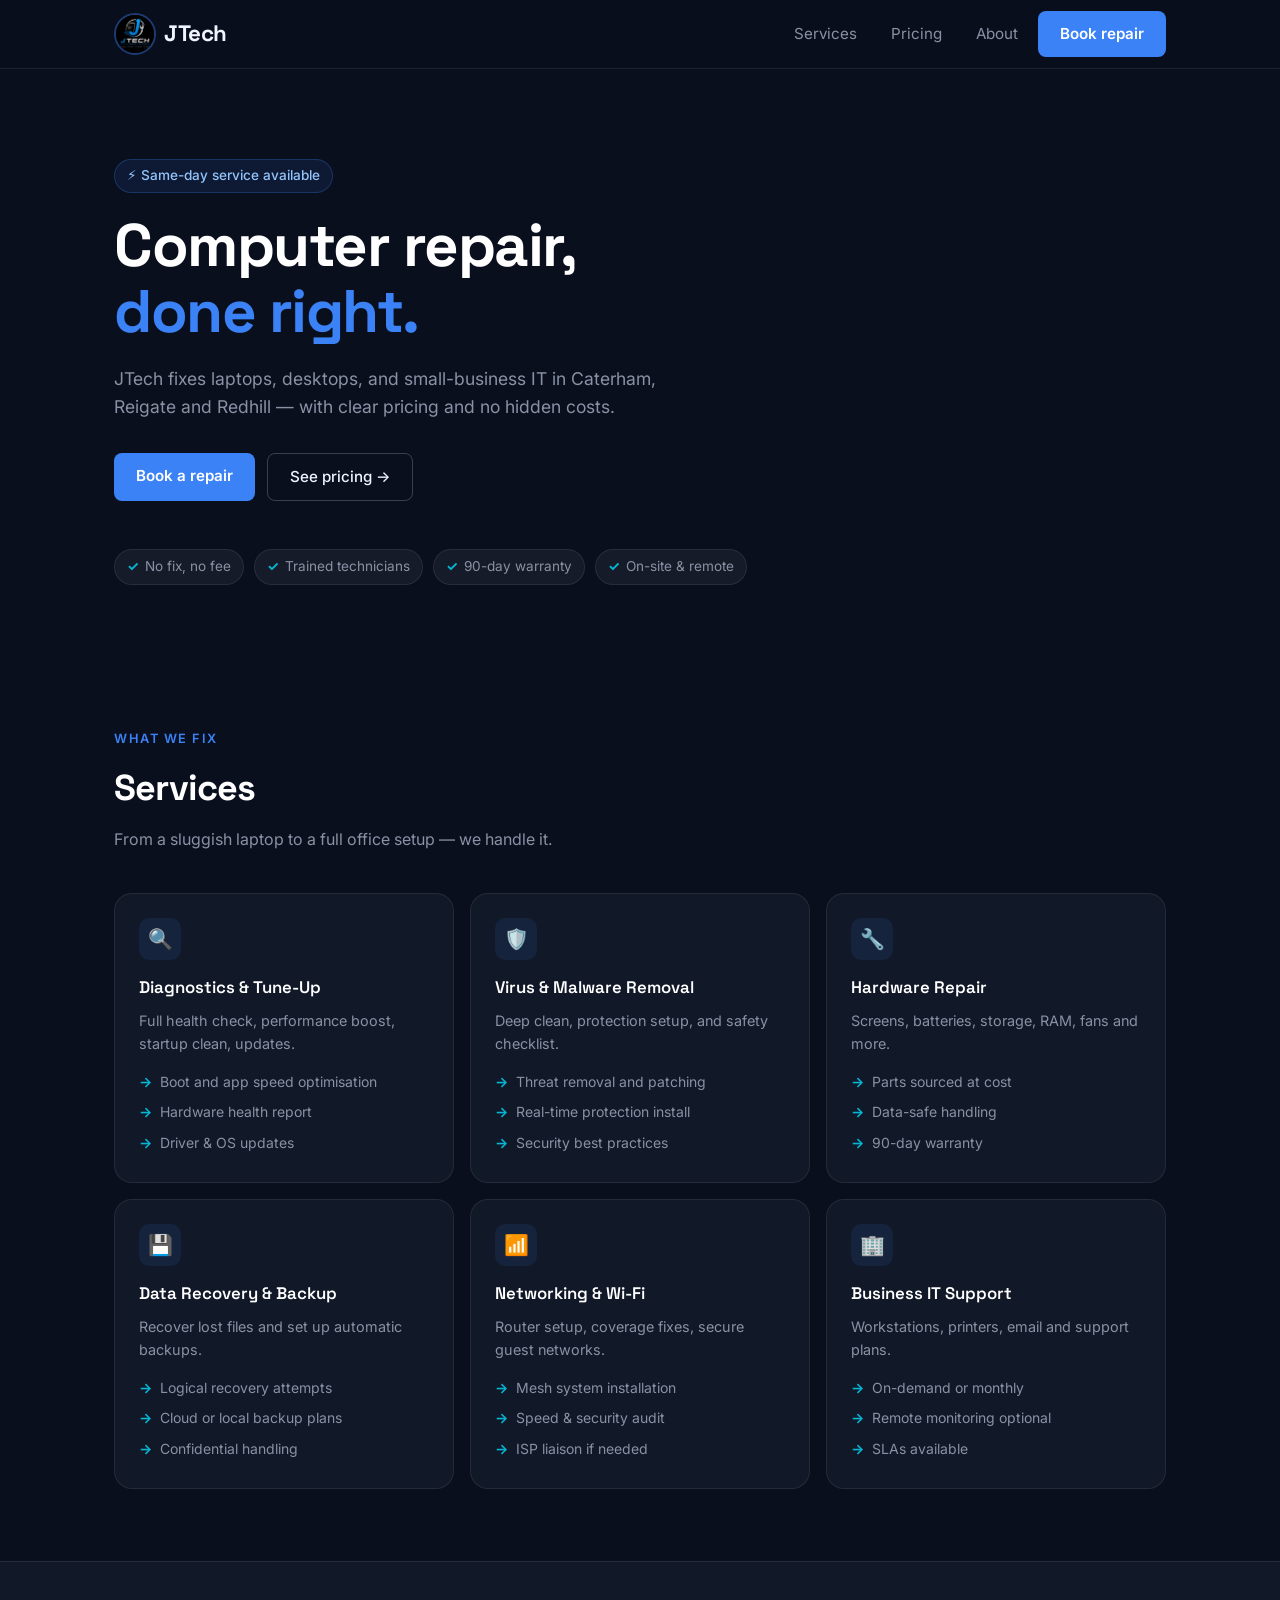
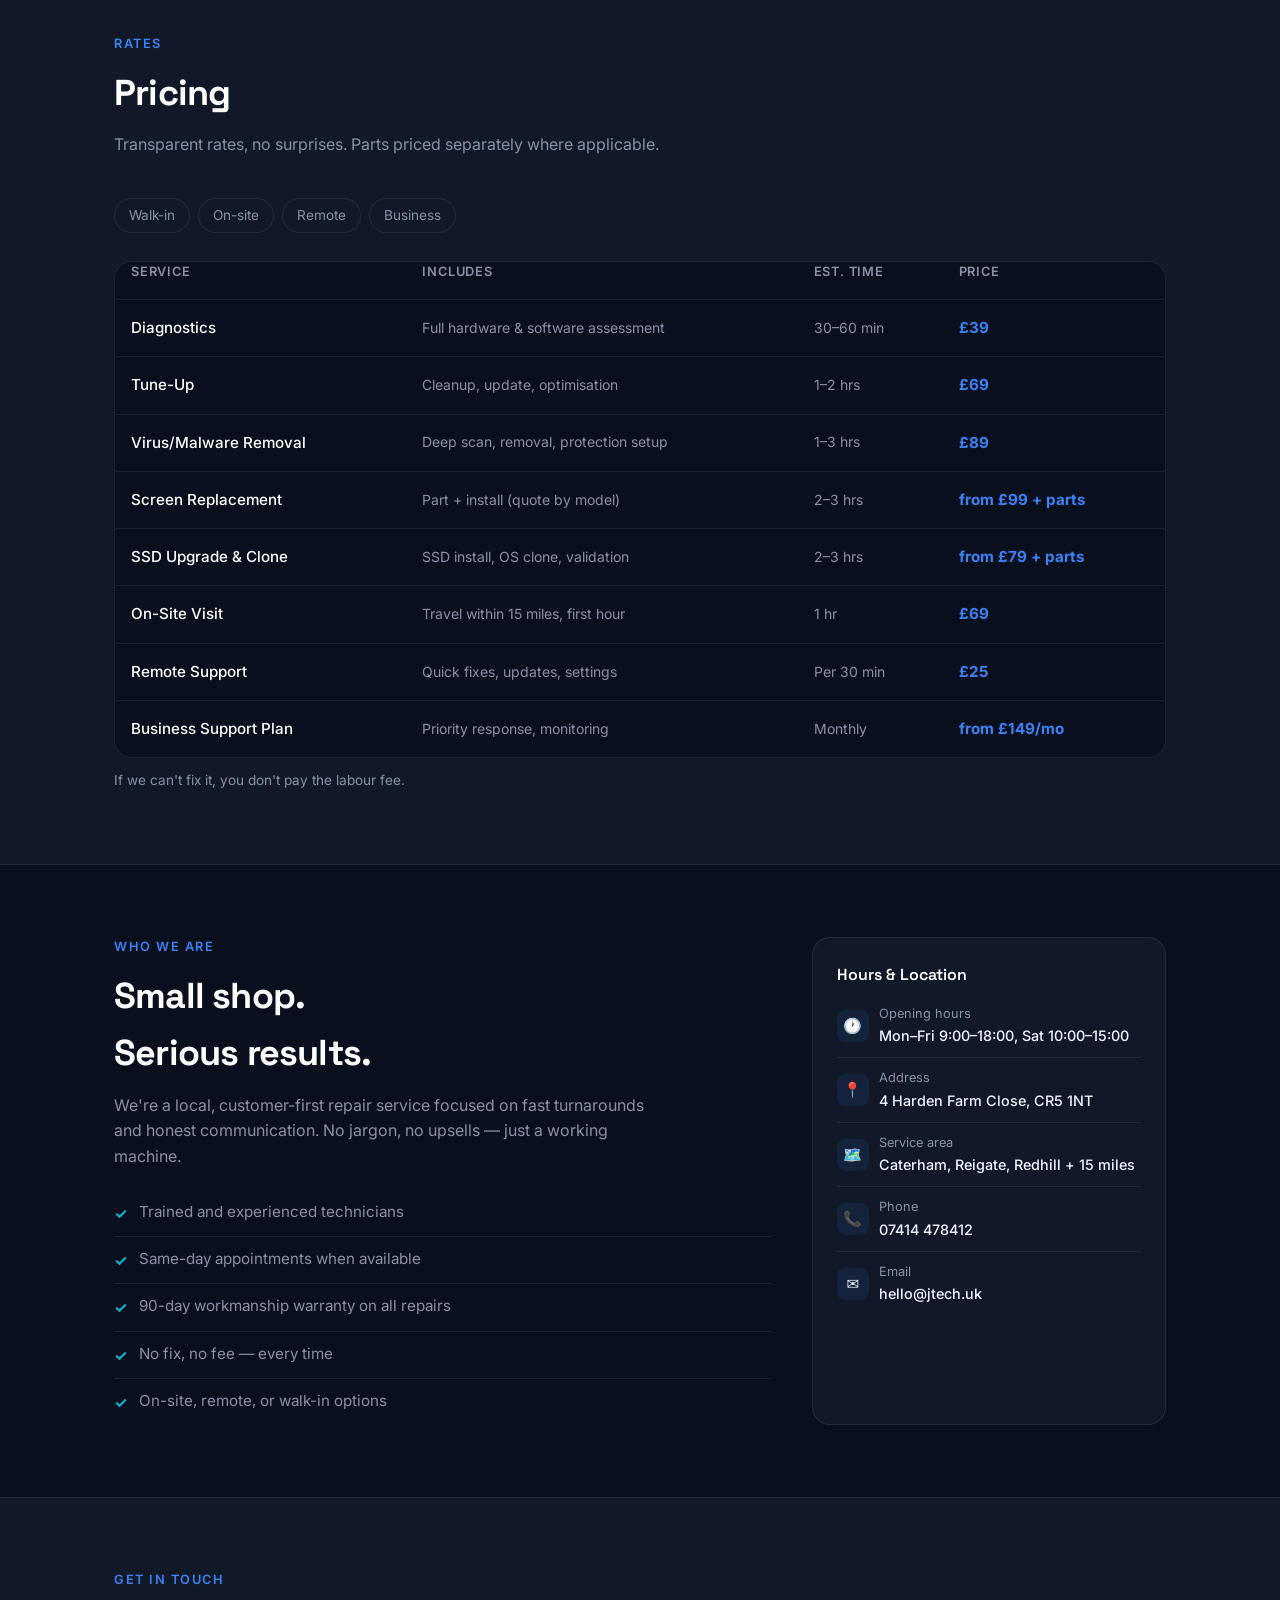
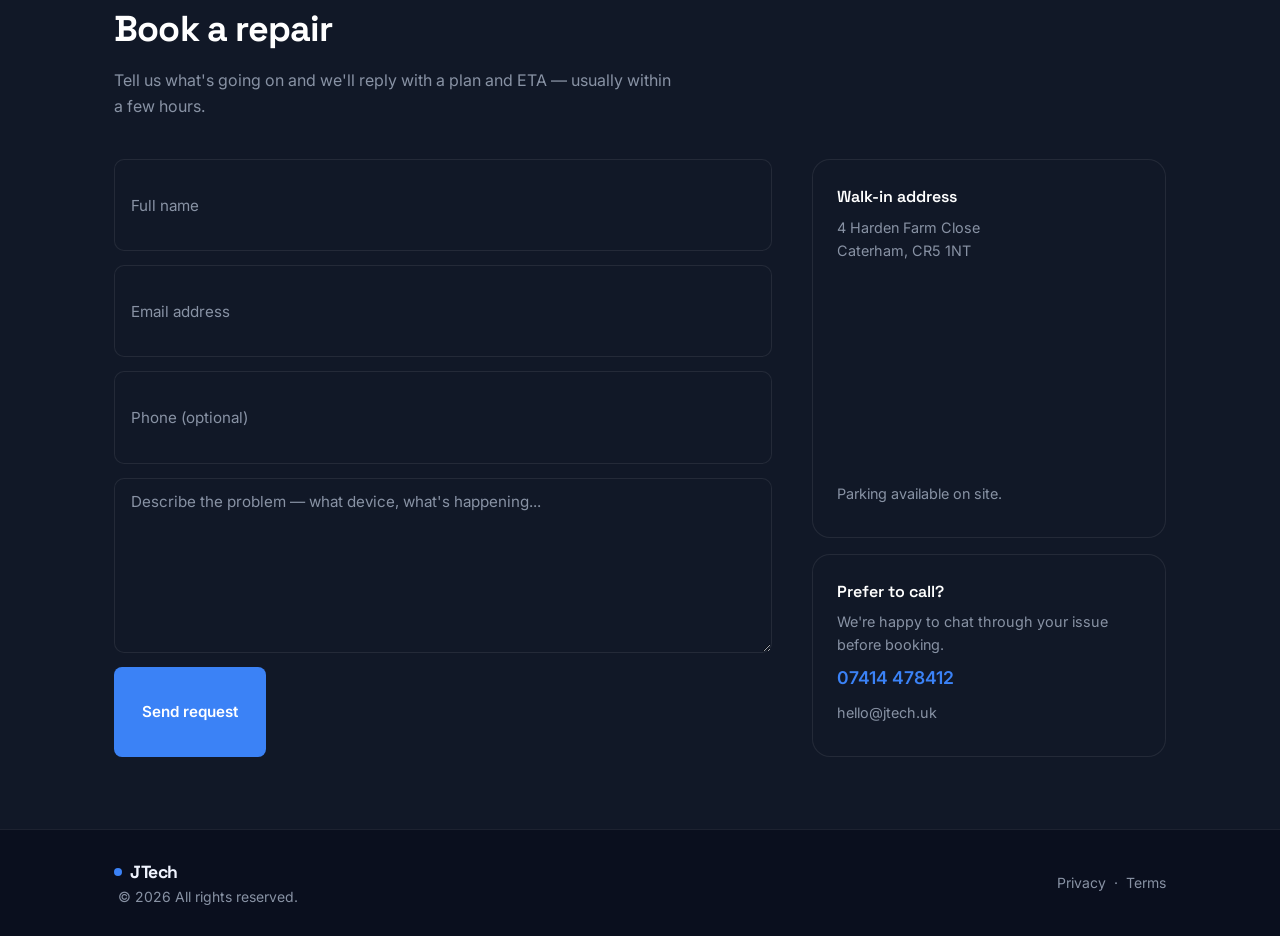
<file: index.html>
<!doctype html>
<html lang="en">
<head>
  <meta charset="utf-8" />
  <meta name="viewport" content="width=device-width,initial-scale=1" />
  <title>JTech — Computer Repair & IT Support</title>
  <meta name="description" content="JTech provides fast, reliable computer repair and IT support in Caterham, Reigate and Redhill." />
  <link rel="stylesheet" href="styles.css" />
  <link rel="icon" href="favicon.ico" type="image/x-icon" />
</head>
<body>
  <header>
    <div class="container nav">
      <a class="brand" href="#"><img src="jtech-logo.jpg" alt="JTech logo" style="height:42px;width:42px;object-fit:cover;border-radius:50%;border:2px solid rgba(59,130,246,0.4);" />JTech</a>
      <nav aria-label="Primary">
        <ul>
          <li><a href="#services">Services</a></li>
          <li><a href="#pricing">Pricing</a></li>
          <li><a href="#about">About</a></li>
          <li><a href="#contact" class="btn">Book repair</a></li>
        </ul>
      </nav>
    </div>
  </header>

  <main>
    <section class="hero">
      <div class="container">
        <div class="hero-tag">⚡ Same-day service available</div>
        <h1>Computer repair,<br><span>done right.</span></h1>
        <p>JTech fixes laptops, desktops, and small-business IT in Caterham, Reigate and Redhill — with clear pricing and no hidden costs.</p>
        <div class="hero-ctas">
          <a href="#contact" class="btn">Book a repair</a>
          <a href="#pricing" class="btn-outline">See pricing →</a>
        </div>
        <div class="badges">
          <span class="badge">No fix, no fee</span>
          <span class="badge">Trained technicians</span>
          <span class="badge">90-day warranty</span>
          <span class="badge">On-site & remote</span>
        </div>
      </div>
    </section>

    <section id="services">
      <div class="container">
        <p class="section-label">What we fix</p>
        <h2>Services</h2>
        <p class="sub">From a sluggish laptop to a full office setup — we handle it.</p>
        <div class="grid cols-3">
          <div class="card">
            <div class="card-icon">🔍</div>
            <h3>Diagnostics & Tune-Up</h3>
            <p>Full health check, performance boost, startup clean, updates.</p>
            <ul><li>Boot and app speed optimisation</li><li>Hardware health report</li><li>Driver & OS updates</li></ul>
          </div>
          <div class="card">
            <div class="card-icon">🛡️</div>
            <h3>Virus & Malware Removal</h3>
            <p>Deep clean, protection setup, and safety checklist.</p>
            <ul><li>Threat removal and patching</li><li>Real-time protection install</li><li>Security best practices</li></ul>
          </div>
          <div class="card">
            <div class="card-icon">🔧</div>
            <h3>Hardware Repair</h3>
            <p>Screens, batteries, storage, RAM, fans and more.</p>
            <ul><li>Parts sourced at cost</li><li>Data-safe handling</li><li>90-day warranty</li></ul>
          </div>
          <div class="card">
            <div class="card-icon">💾</div>
            <h3>Data Recovery & Backup</h3>
            <p>Recover lost files and set up automatic backups.</p>
            <ul><li>Logical recovery attempts</li><li>Cloud or local backup plans</li><li>Confidential handling</li></ul>
          </div>
          <div class="card">
            <div class="card-icon">📶</div>
            <h3>Networking & Wi-Fi</h3>
            <p>Router setup, coverage fixes, secure guest networks.</p>
            <ul><li>Mesh system installation</li><li>Speed & security audit</li><li>ISP liaison if needed</li></ul>
          </div>
          <div class="card">
            <div class="card-icon">🏢</div>
            <h3>Business IT Support</h3>
            <p>Workstations, printers, email and support plans.</p>
            <ul><li>On-demand or monthly</li><li>Remote monitoring optional</li><li>SLAs available</li></ul>
          </div>
        </div>
      </div>
    </section>

    <section id="pricing" style="background: var(--surface); border-top: 1px solid var(--border); border-bottom: 1px solid var(--border);">
      <div class="container">
        <p class="section-label">Rates</p>
        <h2>Pricing</h2>
        <p class="sub">Transparent rates, no surprises. Parts priced separately where applicable.</p>
        <div class="pill-group">
          <span class="pill">Walk-in</span>
          <span class="pill">On-site</span>
          <span class="pill">Remote</span>
          <span class="pill">Business</span>
        </div>
        <div style="background:var(--bg);border:1px solid var(--border);border-radius:var(--radius-lg);overflow:hidden">
          <table class="price-table">
            <thead>
              <tr>
                <th>Service</th>
                <th>Includes</th>
                <th>Est. time</th>
                <th>Price</th>
              </tr>
            </thead>
            <tbody>
              <tr class="price-row"><td>Diagnostics</td><td>Full hardware & software assessment</td><td>30–60 min</td><td class="price-tag">£39</td></tr>
              <tr class="price-row"><td>Tune-Up</td><td>Cleanup, update, optimisation</td><td>1–2 hrs</td><td class="price-tag">£69</td></tr>
              <tr class="price-row"><td>Virus/Malware Removal</td><td>Deep scan, removal, protection setup</td><td>1–3 hrs</td><td class="price-tag">£89</td></tr>
              <tr class="price-row"><td>Screen Replacement</td><td>Part + install (quote by model)</td><td>2–3 hrs</td><td class="price-tag">from £99 + parts</td></tr>
              <tr class="price-row"><td>SSD Upgrade & Clone</td><td>SSD install, OS clone, validation</td><td>2–3 hrs</td><td class="price-tag">from £79 + parts</td></tr>
              <tr class="price-row"><td>On-Site Visit</td><td>Travel within 15 miles, first hour</td><td>1 hr</td><td class="price-tag">£69</td></tr>
              <tr class="price-row"><td>Remote Support</td><td>Quick fixes, updates, settings</td><td>Per 30 min</td><td class="price-tag">£25</td></tr>
              <tr class="price-row" style="border-bottom:none"><td>Business Support Plan</td><td>Priority response, monitoring</td><td>Monthly</td><td class="price-tag">from £149/mo</td></tr>
            </tbody>
          </table>
        </div>
        <p style="color:var(--muted);font-size:.85rem;margin-top:12px">If we can't fix it, you don't pay the labour fee.</p>
      </div>
    </section>

    <section id="about">
      <div class="container split">
        <div>
          <p class="section-label">Who we are</p>
          <h2>Small shop.<br>Serious results.</h2>
          <p class="sub" style="margin-bottom:0">We're a local, customer-first repair service focused on fast turnarounds and honest communication. No jargon, no upsells — just a working machine.</p>
          <ul class="about-list">
            <li><span class="check">✓</span> Trained and experienced technicians</li>
            <li><span class="check">✓</span> Same-day appointments when available</li>
            <li><span class="check">✓</span> 90-day workmanship warranty on all repairs</li>
            <li><span class="check">✓</span> No fix, no fee — every time</li>
            <li><span class="check">✓</span> On-site, remote, or walk-in options</li>
          </ul>
        </div>
        <div class="panel">
          <h3>Hours & Location</h3>
          <div class="info-row">
            <div class="info-icon">🕐</div>
            <div><div class="info-label">Opening hours</div><div class="info-value">Mon–Fri 9:00–18:00, Sat 10:00–15:00</div></div>
          </div>
          <div class="info-row">
            <div class="info-icon">📍</div>
            <div><div class="info-label">Address</div><div class="info-value">4 Harden Farm Close, CR5 1NT</div></div>
          </div>
          <div class="info-row">
            <div class="info-icon">🗺️</div>
            <div><div class="info-label">Service area</div><div class="info-value">Caterham, Reigate, Redhill + 15 miles</div></div>
          </div>
          <div class="info-row">
            <div class="info-icon">📞</div>
            <div><div class="info-label">Phone</div><div class="info-value">07414 478412</div></div>
          </div>
          <div class="info-row">
            <div class="info-icon">✉️</div>
            <div><div class="info-label">Email</div><div class="info-value">hello@jtech.uk</div></div>
          </div>
        </div>
      </div>
    </section>

    <section id="contact" style="background: var(--surface); border-top: 1px solid var(--border);">
      <div class="container">
        <p class="section-label">Get in touch</p>
        <h2>Book a repair</h2>
        <p class="sub">Tell us what's going on and we'll reply with a plan and ETA — usually within a few hours.</p>
        <div class="split">
          <form class="contact-form" aria-label="Contact form" action="https://formspree.io/f/xqevzvep" method="POST">
            <label class="sr-only" for="name">Name</label>
            <input id="name" name="name" placeholder="Full name" required />
            <label class="sr-only" for="email">Email</label>
            <input id="email" name="email" placeholder="Email address" type="email" required />
            <label class="sr-only" for="phone">Phone</label>
            <input id="phone" name="phone" placeholder="Phone (optional)" />
            <label class="sr-only" for="details">Issue details</label>
            <textarea id="details" name="details" placeholder="Describe the problem — what device, what's happening..." required></textarea>
            <button class="btn" type="submit" style="justify-self:start;padding:13px 28px">Send request</button>
          </form>
          <div>
            <div class="panel" style="margin-bottom:16px">
              <h3>Walk-in address</h3>
              <p>4 Harden Farm Close<br>Caterham, CR5 1NT</p>
              <a href="https://www.google.com/maps/place/JTECH/@51.294525,-0.14479,15z/data=!4m6!3m5!1s0x4875fcf9e1fcf123:0xf264f5ef1f6c1a6c!8m2!3d51.2945312!4d-0.1445647!16s%2Fg%2F11gcg2326s?hl=en-GB&entry=ttu&g_ep=EgoyMDI2MDYxNi4wIKXMDSoASAFQAw%3D%3D" target="_blank" rel="noopener noreferrer">
                <iframe src="https://www.google.com/maps/embed?pb=!1m18!1m12!1m3!1d2494.1!2d-0.14479!3d51.294525!2m3!1f0!2f0!3f0!3m2!1i1024!2i768!4f13.1!3m3!1m2!1s0x4875fcf9e1fcf123%3A0xf264f5ef1f6c1a6c!2sJTECH!5e0!3m2!1sen!2sgb!4v1" width="100%" height="180" style="border:0;border-radius:10px;margin-top:14px;pointer-events:none" allowfullscreen="" loading="lazy" referrerpolicy="no-referrer-when-downgrade"></iframe>
              </a>
              <p style="margin-top:10px">Parking available on site.</p>
            </div>
            <div class="panel">
              <h3>Prefer to call?</h3>
              <p>We're happy to chat through your issue before booking.</p>
              <p style="color:var(--accent);font-size:1.1rem;font-weight:600;margin-top:8px">07414 478412</p>
              <p style="margin-top:4px">hello@jtech.uk</p>
            </div>
          </div>
        </div>
      </div>
    </section>
  </main>

  <footer>
    <div class="container footer-inner">
      <div><span class="brand" style="font-size:1.1rem"><span class="brand-dot"></span>JTech</span> &nbsp;© <span id="year"></span> All rights reserved.</div>
      <div><a href="#">Privacy</a> &nbsp;·&nbsp; <a href="#">Terms</a></div>
    </div>
  </footer>

  <script>document.getElementById('year').textContent = new Date().getFullYear();</script>
</body>
</html>
</file>
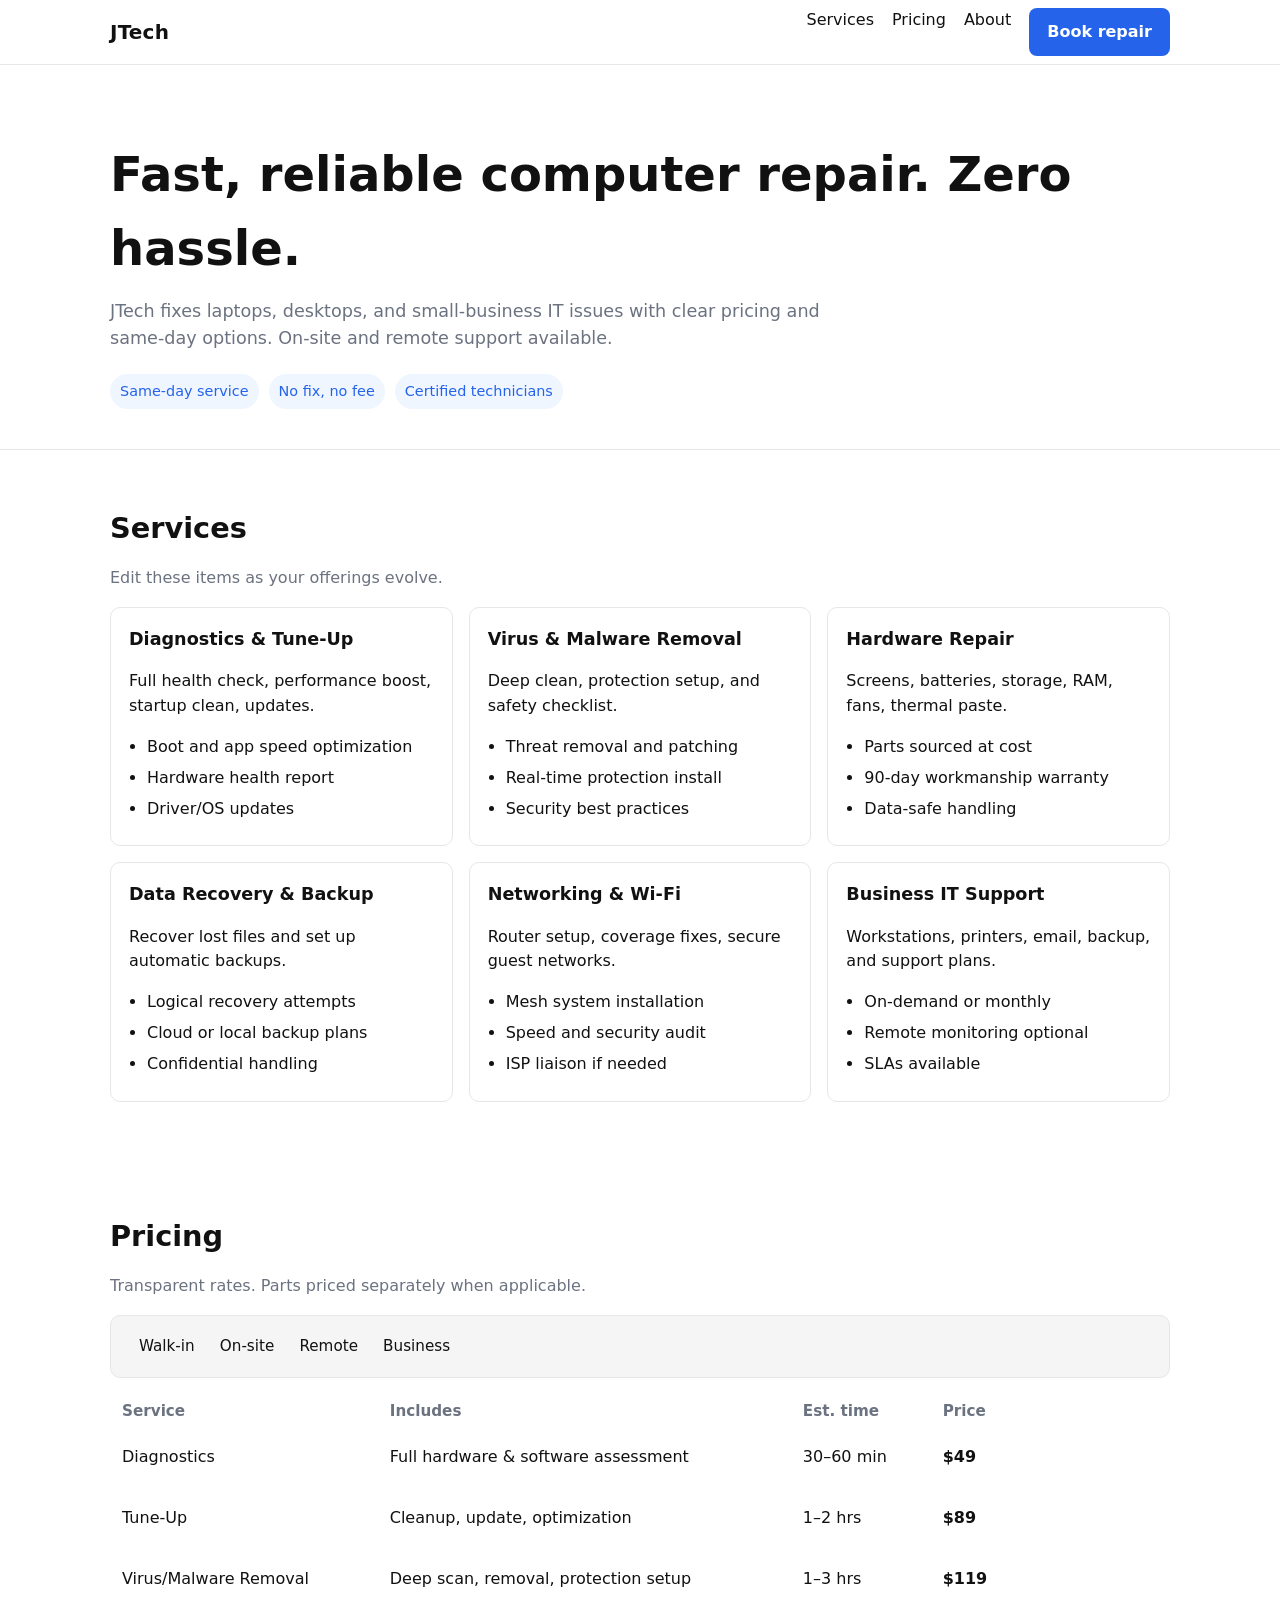
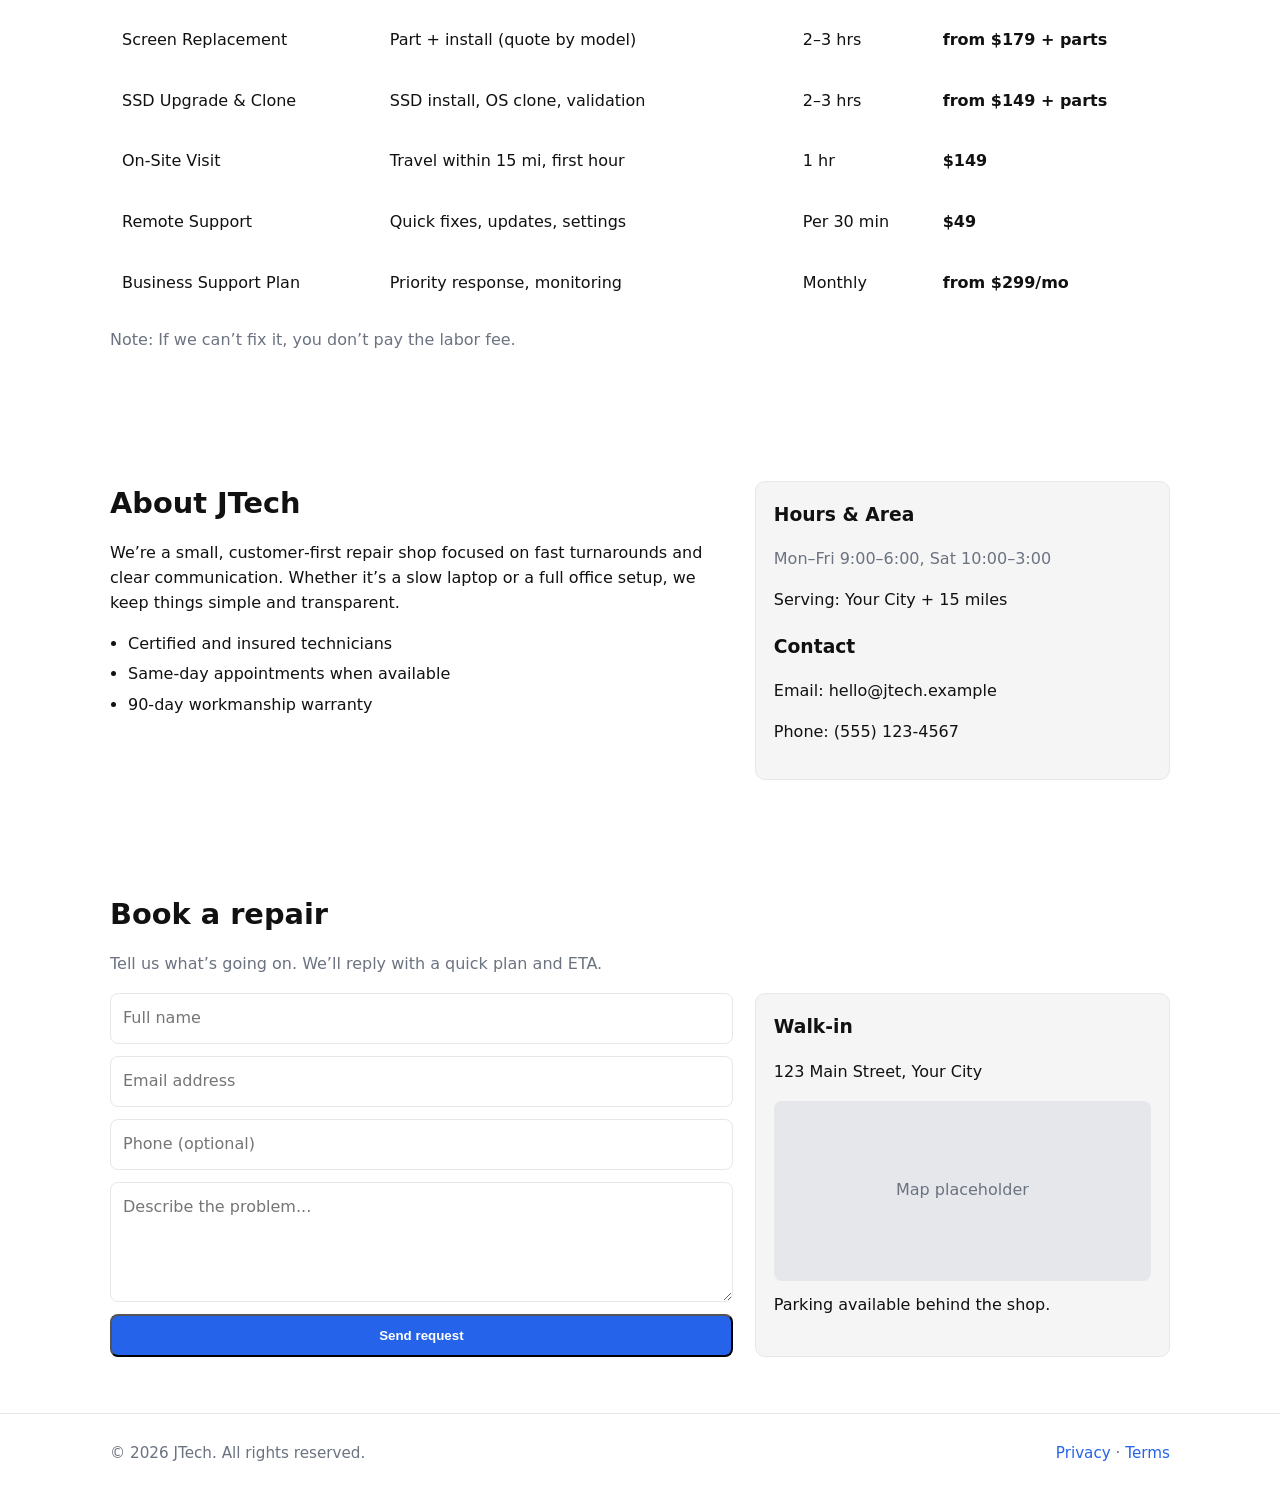
<file: file.html>
<!doctype html>
<html lang="en">
<head>
  <meta charset="utf-8" />
  <meta name="viewport" content="width=device-width,initial-scale=1" />
  <title>JTech — Computer Repair & IT Support</title>
  <meta name="description" content="JTech provides fast, reliable computer repair and IT support. On-site and remote help for homes and small businesses." />
  <style>
    :root{
      --bg:#ffffff; --text:#111111; --muted:#6b7280; --line:#e5e7eb;
      --accent:#2563eb; --accent-weak:#eff6ff; --panel:#f5f5f5; --radius:10px;
    }
    *{box-sizing:border-box}
    html,body{margin:0;padding:0;background:var(--bg);color:var(--text);font-family:system-ui,-apple-system,Segoe UI,Roboto,Inter,Arial,sans-serif;line-height:1.55}
    a{color:var(--accent);text-decoration:none}
    a:hover{text-decoration:underline}
    .container{max-width:1100px;margin:0 auto;padding:0 20px}
    header{position:sticky;top:0;background:rgba(255,255,255,0.9);backdrop-filter:blur(6px);border-bottom:1px solid var(--line);z-index:10}
    .nav{display:flex;align-items:center;justify-content:space-between;height:64px}
    .brand{font-weight:700;font-size:1.25rem;letter-spacing:.2px}
    nav ul{display:flex;gap:18px;list-style:none;margin:0;padding:0}
    nav a{color:var(--text)}
    .btn{display:inline-block;background:var(--accent);color:#fff;padding:12px 18px;border-radius:8px;font-weight:600}
    .btn:hover{opacity:.95;text-decoration:none}
    .hero{padding:72px 0 40px;border-bottom:1px solid var(--line)}
    .hero h1{font-size:clamp(32px,4vw,48px);margin:0 0 12px}
    .hero p{color:var(--muted);font-size:1.1rem;max-width:720px;margin:0 0 22px}
    .badges{display:flex;gap:10px;flex-wrap:wrap;margin:12px 0 0}
    .badge{background:var(--accent-weak);color:var(--accent);padding:6px 10px;border-radius:999px;font-size:.9rem}
    section{padding:56px 0}
    h2{font-size:1.8rem;margin:0 0 16px}
    .muted{color:var(--muted)}
    .grid{display:grid;gap:16px}
    @media(min-width:800px){.grid.cols-3{grid-template-columns:repeat(3,1fr)}}
    .card{border:1px solid var(--line);border-radius:var(--radius);padding:18px;background:#fff}
    .card h3{margin:0 0 6px;font-size:1.1rem}
    .price-table{width:100%;border-collapse:separate;border-spacing:0 8px}
    .price-table th{text-align:left;color:var(--muted);font-weight:600;font-size:.95rem;padding:0 12px}
    .price-row{background:#fff;border:1px solid var(--line);border-radius:10px}
    .price-row td{padding:14px 12px;vertical-align:middle}
    .price-tag{font-weight:700}
    .pill{background:var(--panel);padding:8px 10px;border-radius:8px;font-size:.95rem}
    .split{display:grid;gap:22px}
    @media(min-width:900px){.split{grid-template-columns:1.2fr .8fr}}
    .list{margin:10px 0 0;padding:0 0 0 18px}
    .list li{margin:6px 0}
    .panel{background:var(--panel);border:1px solid var(--line);border-radius:var(--radius);padding:18px}
    form{display:grid;gap:12px}
    input,textarea{width:100%;padding:12px 12px;border:1px solid var(--line);border-radius:8px;font:inherit}
    textarea{min-height:120px;resize:vertical}
    footer{border-top:1px solid var(--line);padding:28px 0;color:var(--muted);font-size:.95rem}
    .sr-only{position:absolute;left:-10000px;top:auto;width:1px;height:1px;overflow:hidden}
  </style>
</head>
<body>
  <header>
    <div class="container nav">
      <div class="brand">JTech</div>
      <nav aria-label="Primary">
        <ul>
          <li><a href="#services">Services</a></li>
          <li><a href="#pricing">Pricing</a></li>
          <li><a href="#about">About</a></li>
          <li><a href="#contact" class="btn">Book repair</a></li>
        </ul>
      </nav>
    </div>
  </header>

  <main>
    <!-- Hero -->
    <section class="hero">
      <div class="container">
        <h1>Fast, reliable computer repair. Zero hassle.</h1>
        <p>JTech fixes laptops, desktops, and small-business IT issues with clear pricing and same‑day options. On-site and remote support available.</p>
        <div class="badges">
          <span class="badge">Same-day service</span>
          <span class="badge">No fix, no fee</span>
          <span class="badge">Certified technicians</span>
        </div>
      </div>
    </section>

    <!-- Services -->
    <section id="services">
      <div class="container">
        <h2>Services</h2>
        <p class="muted">Edit these items as your offerings evolve.</p>
        <div class="grid cols-3">
          <div class="card">
            <h3>Diagnostics & Tune‑Up</h3>
            <p>Full health check, performance boost, startup clean, updates.</p>
            <ul class="list">
              <li>Boot and app speed optimization</li>
              <li>Hardware health report</li>
              <li>Driver/OS updates</li>
            </ul>
          </div>
          <div class="card">
            <h3>Virus & Malware Removal</h3>
            <p>Deep clean, protection setup, and safety checklist.</p>
            <ul class="list">
              <li>Threat removal and patching</li>
              <li>Real-time protection install</li>
              <li>Security best practices</li>
            </ul>
          </div>
          <div class="card">
            <h3>Hardware Repair</h3>
            <p>Screens, batteries, storage, RAM, fans, thermal paste.</p>
            <ul class="list">
              <li>Parts sourced at cost</li>
              <li>90‑day workmanship warranty</li>
              <li>Data-safe handling</li>
            </ul>
          </div>
          <div class="card">
            <h3>Data Recovery & Backup</h3>
            <p>Recover lost files and set up automatic backups.</p>
            <ul class="list">
              <li>Logical recovery attempts</li>
              <li>Cloud or local backup plans</li>
              <li>Confidential handling</li>
            </ul>
          </div>
          <div class="card">
            <h3>Networking & Wi‑Fi</h3>
            <p>Router setup, coverage fixes, secure guest networks.</p>
            <ul class="list">
              <li>Mesh system installation</li>
              <li>Speed and security audit</li>
              <li>ISP liaison if needed</li>
            </ul>
          </div>
          <div class="card">
            <h3>Business IT Support</h3>
            <p>Workstations, printers, email, backup, and support plans.</p>
            <ul class="list">
              <li>On-demand or monthly</li>
              <li>Remote monitoring optional</li>
              <li>SLAs available</li>
            </ul>
          </div>
        </div>
      </div>
    </section>

    <!-- Pricing -->
    <section id="pricing">
      <div class="container">
        <h2>Pricing</h2>
        <p class="muted">Transparent rates. Parts priced separately when applicable.</p>
        <div class="panel" aria-label="Pricing quick filters">
          <span class="pill">Walk‑in</span>
          <span class="pill">On‑site</span>
          <span class="pill">Remote</span>
          <span class="pill">Business</span>
        </div>
        <div style="height:14px"></div>
        <table class="price-table" aria-describedby="pricing">
          <thead>
            <tr>
              <th>Service</th>
              <th>Includes</th>
              <th>Est. time</th>
              <th>Price</th>
            </tr>
          </thead>
          <tbody>
            <!-- Duplicate .price-row to add/edit items -->
            <tr class="price-row">
              <td>Diagnostics</td>
              <td>Full hardware & software assessment</td>
              <td>30–60 min</td>
              <td class="price-tag">$49</td>
            </tr>
            <tr class="price-row">
              <td>Tune‑Up</td>
              <td>Cleanup, update, optimization</td>
              <td>1–2 hrs</td>
              <td class="price-tag">$89</td>
            </tr>
            <tr class="price-row">
              <td>Virus/Malware Removal</td>
              <td>Deep scan, removal, protection setup</td>
              <td>1–3 hrs</td>
              <td class="price-tag">$119</td>
            </tr>
            <tr class="price-row">
              <td>Screen Replacement</td>
              <td>Part + install (quote by model)</td>
              <td>2–3 hrs</td>
              <td class="price-tag">from $179 + parts</td>
            </tr>
            <tr class="price-row">
              <td>SSD Upgrade & Clone</td>
              <td>SSD install, OS clone, validation</td>
              <td>2–3 hrs</td>
              <td class="price-tag">from $149 + parts</td>
            </tr>
            <tr class="price-row">
              <td>On‑Site Visit</td>
              <td>Travel within 15 mi, first hour</td>
              <td>1 hr</td>
              <td class="price-tag">$149</td>
            </tr>
            <tr class="price-row">
              <td>Remote Support</td>
              <td>Quick fixes, updates, settings</td>
              <td>Per 30 min</td>
              <td class="price-tag">$49</td>
            </tr>
            <tr class="price-row">
              <td>Business Support Plan</td>
              <td>Priority response, monitoring</td>
              <td>Monthly</td>
              <td class="price-tag">from $299/mo</td>
            </tr>
          </tbody>
        </table>
        <p class="muted" style="margin-top:10px">Note: If we can’t fix it, you don’t pay the labor fee.</p>
      </div>
    </section>

    <!-- About -->
    <section id="about">
      <div class="container split">
        <div>
          <h2>About JTech</h2>
          <p>We’re a small, customer‑first repair shop focused on fast turnarounds and clear communication. Whether it’s a slow laptop or a full office setup, we keep things simple and transparent.</p>
          <ul class="list">
            <li>Certified and insured technicians</li>
            <li>Same‑day appointments when available</li>
            <li>90‑day workmanship warranty</li>
          </ul>
        </div>
        <div class="panel">
          <h3 style="margin-top:0">Hours & Area</h3>
          <p class="muted">Mon–Fri 9:00–6:00, Sat 10:00–3:00</p>
          <p>Serving: Your City + 15 miles</p>
          <h3>Contact</h3>
          <p>Email: hello@jtech.example</p>
          <p>Phone: (555) 123‑4567</p>
        </div>
      </div>
    </section>

    <!-- Contact -->
    <section id="contact">
      <div class="container">
        <h2>Book a repair</h2>
        <p class="muted">Tell us what’s going on. We’ll reply with a quick plan and ETA.</p>
        <div class="split">
          <form aria-label="Contact form" onsubmit="event.preventDefault(); alert('Thanks! We will contact you shortly.');">
            <label class="sr-only" for="name">Name</label>
            <input id="name" name="name" placeholder="Full name" required />
            <label class="sr-only" for="email">Email</label>
            <input id="email" name="email" placeholder="Email address" type="email" required />
            <label class="sr-only" for="phone">Phone</label>
            <input id="phone" name="phone" placeholder="Phone (optional)" />
            <label class="sr-only" for="details">Issue details</label>
            <textarea id="details" name="details" placeholder="Describe the problem..." required></textarea>
            <button class="btn" type="submit">Send request</button>
          </form>
          <div class="panel">
            <h3 style="margin-top:0">Walk‑in</h3>
            <p>123 Main Street, Your City</p>
            <div id="map" style="height:180px;background:#e5e7eb;border-radius:8px;display:flex;align-items:center;justify-content:center;color:#6b7280">Map placeholder</div>
            <p style="margin-top:12px">Parking available behind the shop.</p>
          </div>
        </div>
      </div>
    </section>
  </main>

  <footer>
    <div class="container">
      <div style="display:flex;justify-content:space-between;flex-wrap:wrap;gap:12px">
        <div>© <span id="year"></span> JTech. All rights reserved.</div>
        <div><a href="#">Privacy</a> · <a href="#">Terms</a></div>
      </div>
    </div>
  </footer>

  <script>
    // Set current year
    document.getElementById('year').textContent = new Date().getFullYear();
  </script>
</body>
</html>
</file>
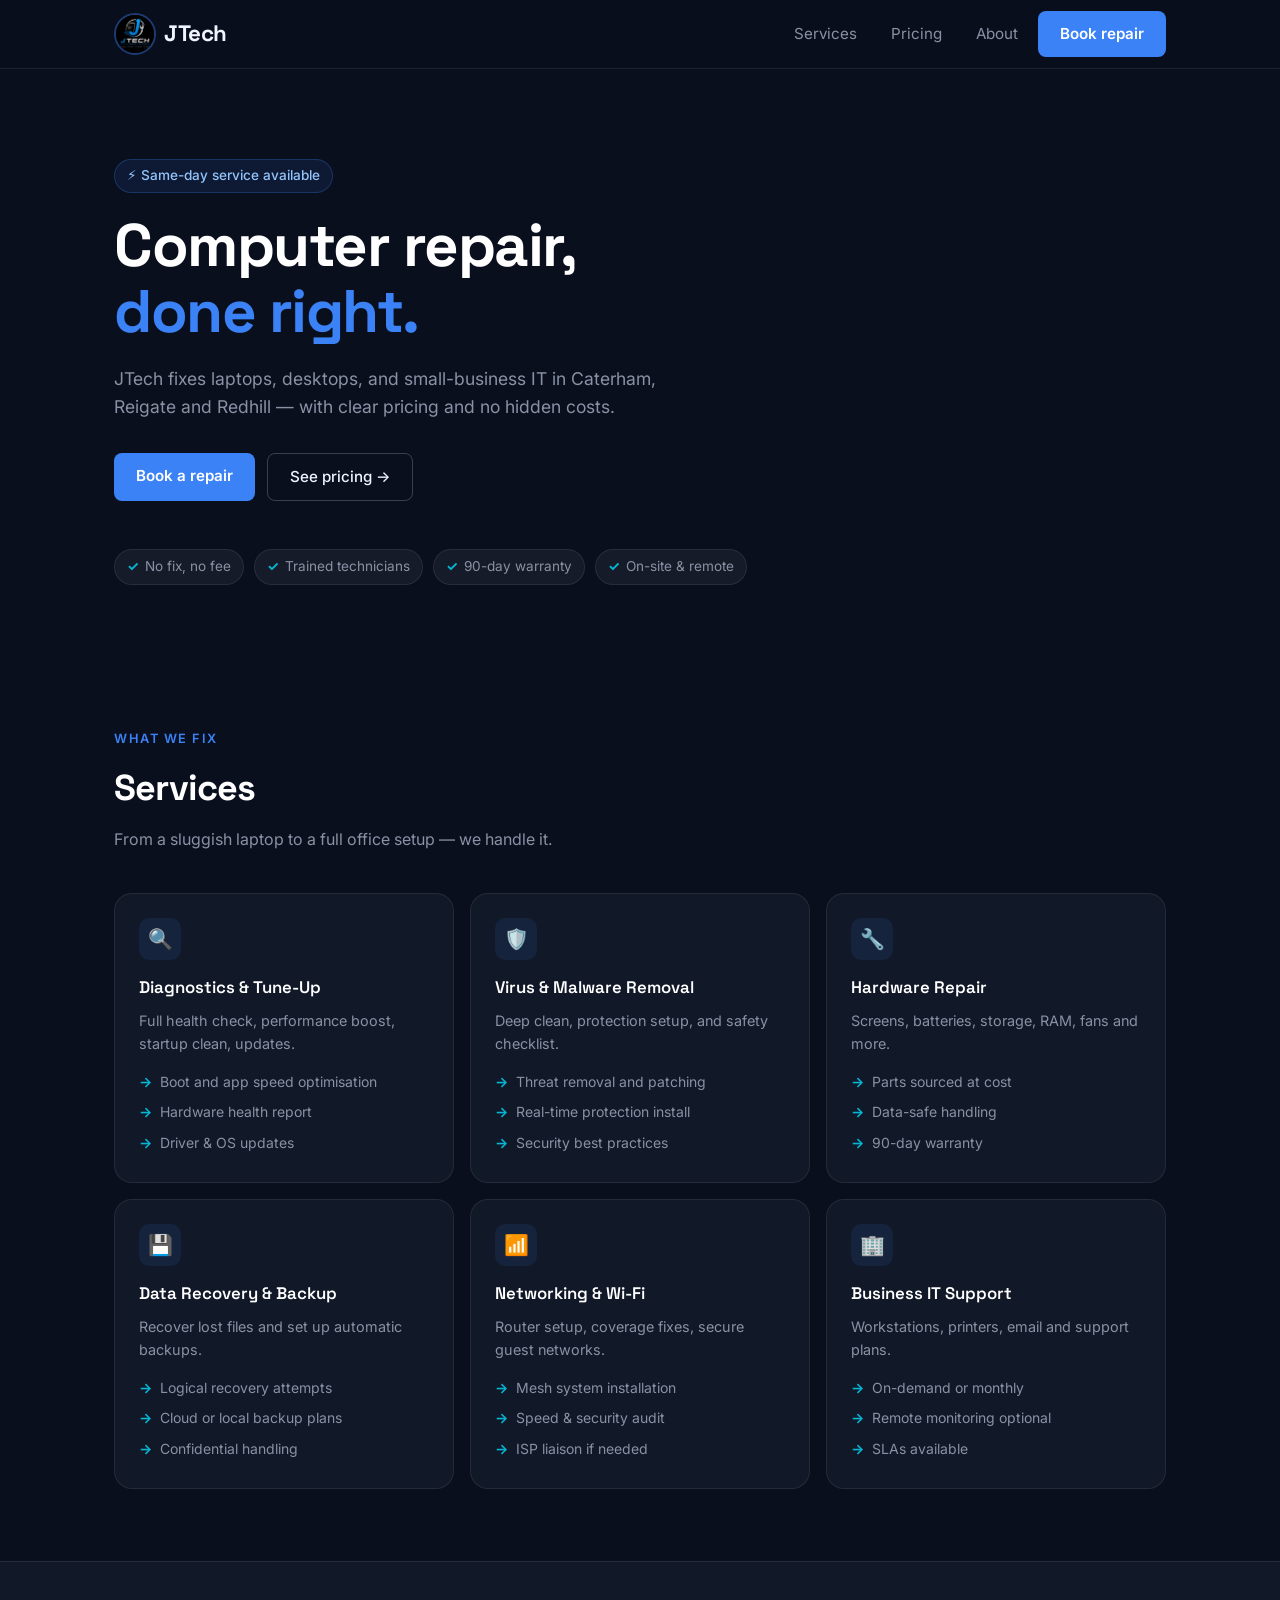
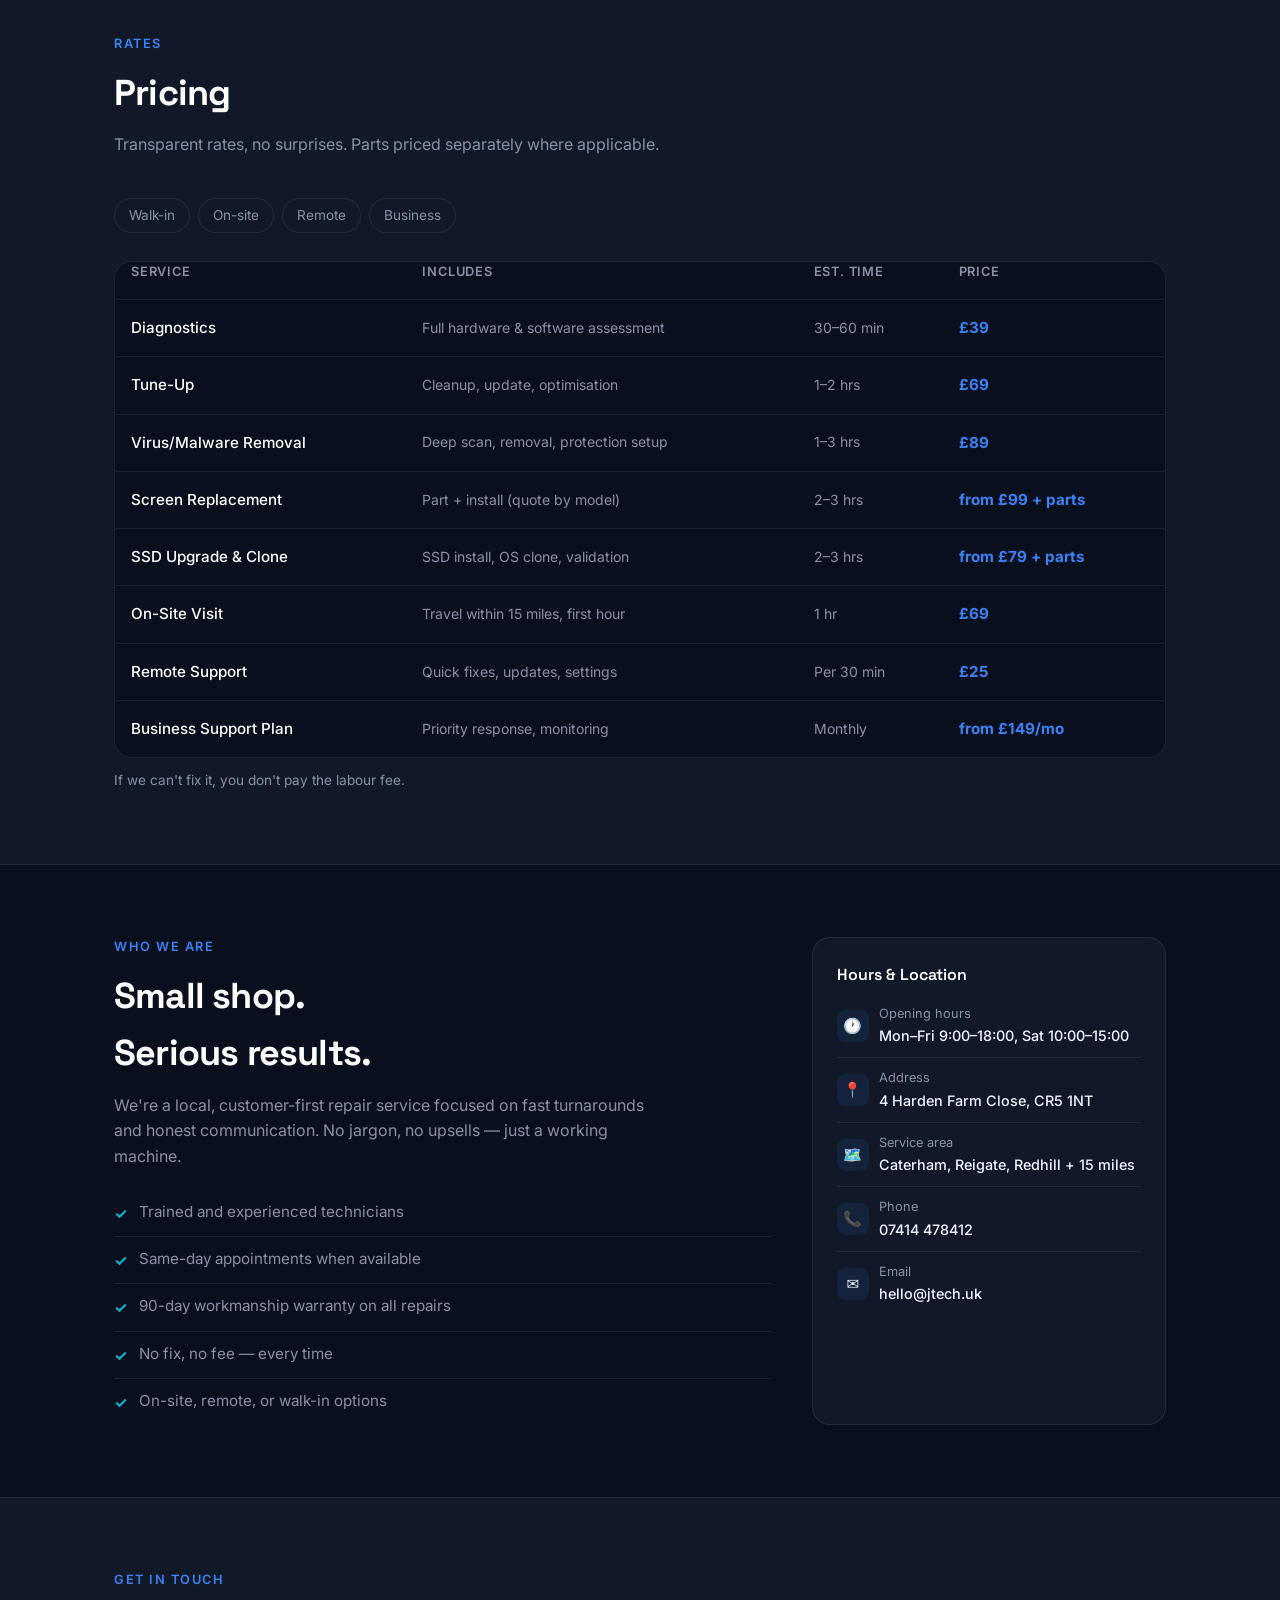
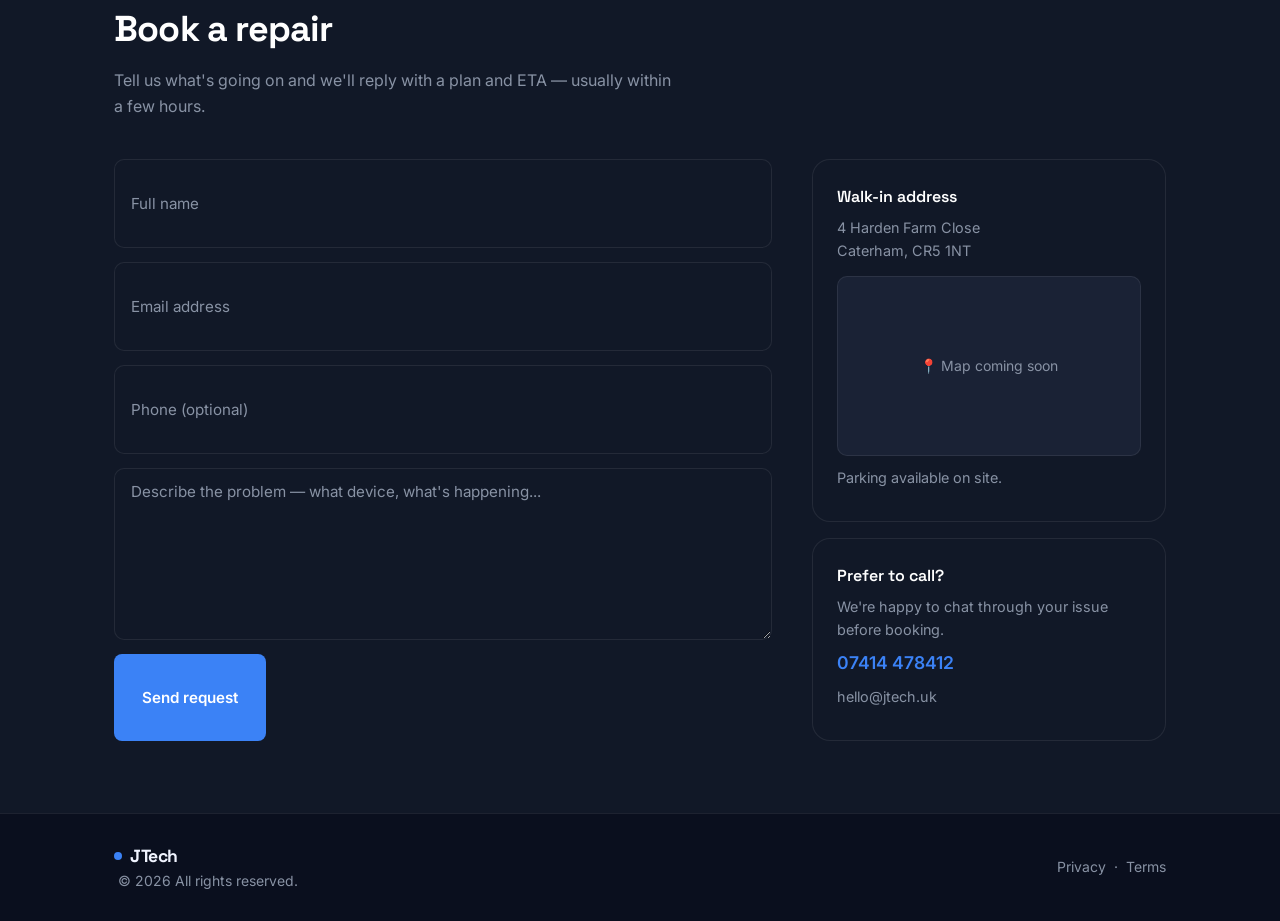
<file: index (3).html>
<!doctype html>
<html lang="en">
<head>
  <meta charset="utf-8" />
  <meta name="viewport" content="width=device-width,initial-scale=1" />
  <title>JTech — Computer Repair & IT Support</title>
  <meta name="description" content="JTech provides fast, reliable computer repair and IT support in Caterham, Reigate and Redhill." />
  <link rel="stylesheet" href="styles.css" />
  <link rel="icon" href="favicon.ico" type="image/x-icon" />
</head>
<body>
  <header>
    <div class="container nav">
      <a class="brand" href="#"><img src="jtech-logo.jpg" alt="JTech logo" style="height:42px;width:42px;object-fit:cover;border-radius:50%;border:2px solid rgba(59,130,246,0.4);" />JTech</a>
      <nav aria-label="Primary">
        <ul>
          <li><a href="#services">Services</a></li>
          <li><a href="#pricing">Pricing</a></li>
          <li><a href="#about">About</a></li>
          <li><a href="#contact" class="btn">Book repair</a></li>
        </ul>
      </nav>
    </div>
  </header>

  <main>
    <section class="hero">
      <div class="container">
        <div class="hero-tag">⚡ Same-day service available</div>
        <h1>Computer repair,<br><span>done right.</span></h1>
        <p>JTech fixes laptops, desktops, and small-business IT in Caterham, Reigate and Redhill — with clear pricing and no hidden costs.</p>
        <div class="hero-ctas">
          <a href="#contact" class="btn">Book a repair</a>
          <a href="#pricing" class="btn-outline">See pricing →</a>
        </div>
        <div class="badges">
          <span class="badge">No fix, no fee</span>
          <span class="badge">Trained technicians</span>
          <span class="badge">90-day warranty</span>
          <span class="badge">On-site & remote</span>
        </div>
      </div>
    </section>

    <section id="services">
      <div class="container">
        <p class="section-label">What we fix</p>
        <h2>Services</h2>
        <p class="sub">From a sluggish laptop to a full office setup — we handle it.</p>
        <div class="grid cols-3">
          <div class="card">
            <div class="card-icon">🔍</div>
            <h3>Diagnostics & Tune-Up</h3>
            <p>Full health check, performance boost, startup clean, updates.</p>
            <ul><li>Boot and app speed optimisation</li><li>Hardware health report</li><li>Driver & OS updates</li></ul>
          </div>
          <div class="card">
            <div class="card-icon">🛡️</div>
            <h3>Virus & Malware Removal</h3>
            <p>Deep clean, protection setup, and safety checklist.</p>
            <ul><li>Threat removal and patching</li><li>Real-time protection install</li><li>Security best practices</li></ul>
          </div>
          <div class="card">
            <div class="card-icon">🔧</div>
            <h3>Hardware Repair</h3>
            <p>Screens, batteries, storage, RAM, fans and more.</p>
            <ul><li>Parts sourced at cost</li><li>Data-safe handling</li><li>90-day warranty</li></ul>
          </div>
          <div class="card">
            <div class="card-icon">💾</div>
            <h3>Data Recovery & Backup</h3>
            <p>Recover lost files and set up automatic backups.</p>
            <ul><li>Logical recovery attempts</li><li>Cloud or local backup plans</li><li>Confidential handling</li></ul>
          </div>
          <div class="card">
            <div class="card-icon">📶</div>
            <h3>Networking & Wi-Fi</h3>
            <p>Router setup, coverage fixes, secure guest networks.</p>
            <ul><li>Mesh system installation</li><li>Speed & security audit</li><li>ISP liaison if needed</li></ul>
          </div>
          <div class="card">
            <div class="card-icon">🏢</div>
            <h3>Business IT Support</h3>
            <p>Workstations, printers, email and support plans.</p>
            <ul><li>On-demand or monthly</li><li>Remote monitoring optional</li><li>SLAs available</li></ul>
          </div>
        </div>
      </div>
    </section>

    <section id="pricing" style="background: var(--surface); border-top: 1px solid var(--border); border-bottom: 1px solid var(--border);">
      <div class="container">
        <p class="section-label">Rates</p>
        <h2>Pricing</h2>
        <p class="sub">Transparent rates, no surprises. Parts priced separately where applicable.</p>
        <div class="pill-group">
          <span class="pill">Walk-in</span>
          <span class="pill">On-site</span>
          <span class="pill">Remote</span>
          <span class="pill">Business</span>
        </div>
        <div style="background:var(--bg);border:1px solid var(--border);border-radius:var(--radius-lg);overflow:hidden">
          <table class="price-table">
            <thead>
              <tr>
                <th>Service</th>
                <th>Includes</th>
                <th>Est. time</th>
                <th>Price</th>
              </tr>
            </thead>
            <tbody>
              <tr class="price-row"><td>Diagnostics</td><td>Full hardware & software assessment</td><td>30–60 min</td><td class="price-tag">£39</td></tr>
              <tr class="price-row"><td>Tune-Up</td><td>Cleanup, update, optimisation</td><td>1–2 hrs</td><td class="price-tag">£69</td></tr>
              <tr class="price-row"><td>Virus/Malware Removal</td><td>Deep scan, removal, protection setup</td><td>1–3 hrs</td><td class="price-tag">£89</td></tr>
              <tr class="price-row"><td>Screen Replacement</td><td>Part + install (quote by model)</td><td>2–3 hrs</td><td class="price-tag">from £99 + parts</td></tr>
              <tr class="price-row"><td>SSD Upgrade & Clone</td><td>SSD install, OS clone, validation</td><td>2–3 hrs</td><td class="price-tag">from £79 + parts</td></tr>
              <tr class="price-row"><td>On-Site Visit</td><td>Travel within 15 miles, first hour</td><td>1 hr</td><td class="price-tag">£69</td></tr>
              <tr class="price-row"><td>Remote Support</td><td>Quick fixes, updates, settings</td><td>Per 30 min</td><td class="price-tag">£25</td></tr>
              <tr class="price-row" style="border-bottom:none"><td>Business Support Plan</td><td>Priority response, monitoring</td><td>Monthly</td><td class="price-tag">from £149/mo</td></tr>
            </tbody>
          </table>
        </div>
        <p style="color:var(--muted);font-size:.85rem;margin-top:12px">If we can't fix it, you don't pay the labour fee.</p>
      </div>
    </section>

    <section id="about">
      <div class="container split">
        <div>
          <p class="section-label">Who we are</p>
          <h2>Small shop.<br>Serious results.</h2>
          <p class="sub" style="margin-bottom:0">We're a local, customer-first repair service focused on fast turnarounds and honest communication. No jargon, no upsells — just a working machine.</p>
          <ul class="about-list">
            <li><span class="check">✓</span> Trained and experienced technicians</li>
            <li><span class="check">✓</span> Same-day appointments when available</li>
            <li><span class="check">✓</span> 90-day workmanship warranty on all repairs</li>
            <li><span class="check">✓</span> No fix, no fee — every time</li>
            <li><span class="check">✓</span> On-site, remote, or walk-in options</li>
          </ul>
        </div>
        <div class="panel">
          <h3>Hours & Location</h3>
          <div class="info-row">
            <div class="info-icon">🕐</div>
            <div><div class="info-label">Opening hours</div><div class="info-value">Mon–Fri 9:00–18:00, Sat 10:00–15:00</div></div>
          </div>
          <div class="info-row">
            <div class="info-icon">📍</div>
            <div><div class="info-label">Address</div><div class="info-value">4 Harden Farm Close, CR5 1NT</div></div>
          </div>
          <div class="info-row">
            <div class="info-icon">🗺️</div>
            <div><div class="info-label">Service area</div><div class="info-value">Caterham, Reigate, Redhill + 15 miles</div></div>
          </div>
          <div class="info-row">
            <div class="info-icon">📞</div>
            <div><div class="info-label">Phone</div><div class="info-value">07414 478412</div></div>
          </div>
          <div class="info-row">
            <div class="info-icon">✉️</div>
            <div><div class="info-label">Email</div><div class="info-value">hello@jtech.uk</div></div>
          </div>
        </div>
      </div>
    </section>

    <section id="contact" style="background: var(--surface); border-top: 1px solid var(--border);">
      <div class="container">
        <p class="section-label">Get in touch</p>
        <h2>Book a repair</h2>
        <p class="sub">Tell us what's going on and we'll reply with a plan and ETA — usually within a few hours.</p>
        <div class="split">
          <form class="contact-form" aria-label="Contact form" action="https://formspree.io/f/xqevzvep" method="POST">
            <label class="sr-only" for="name">Name</label>
            <input id="name" name="name" placeholder="Full name" required />
            <label class="sr-only" for="email">Email</label>
            <input id="email" name="email" placeholder="Email address" type="email" required />
            <label class="sr-only" for="phone">Phone</label>
            <input id="phone" name="phone" placeholder="Phone (optional)" />
            <label class="sr-only" for="details">Issue details</label>
            <textarea id="details" name="details" placeholder="Describe the problem — what device, what's happening..." required></textarea>
            <button class="btn" type="submit" style="justify-self:start;padding:13px 28px">Send request</button>
          </form>
          <div>
            <div class="panel" style="margin-bottom:16px">
              <h3>Walk-in address</h3>
              <p>4 Harden Farm Close<br>Caterham, CR5 1NT</p>
              <div class="map-placeholder">📍 Map coming soon</div>
              <p style="margin-top:10px">Parking available on site.</p>
            </div>
            <div class="panel">
              <h3>Prefer to call?</h3>
              <p>We're happy to chat through your issue before booking.</p>
              <p style="color:var(--accent);font-size:1.1rem;font-weight:600;margin-top:8px">07414 478412</p>
              <p style="margin-top:4px">hello@jtech.uk</p>
            </div>
          </div>
        </div>
      </div>
    </section>
  </main>

  <footer>
    <div class="container footer-inner">
      <div><span class="brand" style="font-size:1.1rem"><span class="brand-dot"></span>JTech</span> &nbsp;© <span id="year"></span> All rights reserved.</div>
      <div><a href="#">Privacy</a> &nbsp;·&nbsp; <a href="#">Terms</a></div>
    </div>
  </footer>

  <script>document.getElementById('year').textContent = new Date().getFullYear();</script>
</body>
</html>
</file>
<file: styles.css>
@import url('https://fonts.googleapis.com/css2?family=Inter:wght@400;500;600&family=Space+Grotesk:wght@500;700&display=swap');

:root {
  --bg: #0a0f1e;
  --surface: #111827;
  --surface2: #1a2235;
  --border: rgba(255,255,255,0.08);
  --text: #f0f4ff;
  --muted: #8892a4;
  --accent: #3b82f6;
  --accent2: #06b6d4;
  --accent-glow: rgba(59,130,246,0.15);
  --radius: 12px;
  --radius-lg: 18px;
}

*, *::before, *::after { box-sizing: border-box; margin: 0; padding: 0; }

html, body {
  background: var(--bg);
  color: var(--text);
  font-family: 'Inter', system-ui, sans-serif;
  font-size: 16px;
  line-height: 1.6;
}

a { color: var(--accent); text-decoration: none; }
a:hover { text-decoration: underline; }

.container { max-width: 1100px; margin: 0 auto; padding: 0 24px; }

/* NAV */
header {
  position: sticky;
  top: 0;
  z-index: 20;
  background: rgba(10,15,30,0.85);
  backdrop-filter: blur(12px);
  border-bottom: 1px solid var(--border);
}
.nav { display: flex; align-items: center; justify-content: space-between; height: 68px; }
.brand {
  font-family: 'Space Grotesk', sans-serif;
  font-weight: 700;
  font-size: 1.4rem;
  color: var(--text);
  letter-spacing: -0.5px;
  display: flex;
  align-items: center;
  gap: 8px;
}
.brand-dot { width: 8px; height: 8px; background: var(--accent); border-radius: 50%; display: inline-block; }
nav ul { display: flex; gap: 6px; list-style: none; align-items: center; }
nav a { color: var(--muted); padding: 8px 14px; border-radius: 8px; font-size: .95rem; transition: color .15s, background .15s; }
nav a:hover { color: var(--text); background: rgba(255,255,255,0.05); text-decoration: none; }
nav a.active { color: var(--text); }

/* BUTTONS */
.btn {
  display: inline-block;
  background: var(--accent);
  color: #fff !important;
  padding: 11px 22px;
  border-radius: 8px;
  font-weight: 600;
  font-size: .95rem;
  transition: opacity .15s, transform .1s;
  border: none;
  cursor: pointer;
  font-family: inherit;
}
.btn:hover { opacity: .9; transform: translateY(-1px); text-decoration: none; }
.btn-outline {
  background: transparent;
  border: 1px solid rgba(255,255,255,0.2);
  color: var(--text) !important;
  padding: 11px 22px;
  border-radius: 8px;
  font-weight: 500;
  font-size: .95rem;
  display: inline-block;
  transition: border-color .15s, background .15s;
}
.btn-outline:hover { border-color: rgba(255,255,255,0.4); background: rgba(255,255,255,0.05); text-decoration: none; }

/* HERO */
.hero { padding: 90px 0 72px; }
.hero-tag {
  display: inline-flex;
  align-items: center;
  gap: 6px;
  background: rgba(59,130,246,0.1);
  border: 1px solid rgba(59,130,246,0.25);
  color: #93c5fd;
  padding: 5px 12px;
  border-radius: 999px;
  font-size: .85rem;
  font-weight: 500;
  margin-bottom: 20px;
}
.hero h1 {
  font-family: 'Space Grotesk', sans-serif;
  font-size: clamp(36px, 5vw, 60px);
  font-weight: 700;
  line-height: 1.1;
  letter-spacing: -1.5px;
  margin-bottom: 20px;
  color: #fff;
}
.hero h1 span { color: var(--accent); }
.hero p { color: var(--muted); font-size: 1.1rem; max-width: 580px; margin-bottom: 32px; }
.hero-ctas { display: flex; gap: 12px; flex-wrap: wrap; }
.badges { display: flex; gap: 10px; flex-wrap: wrap; margin-top: 48px; }
.badge {
  background: rgba(255,255,255,0.05);
  border: 1px solid var(--border);
  color: var(--muted);
  padding: 6px 12px;
  border-radius: 999px;
  font-size: .85rem;
  display: flex;
  align-items: center;
  gap: 6px;
}
.badge::before { content: '✓'; color: var(--accent2); font-weight: 700; }

/* SECTIONS */
section { padding: 72px 0; }
.section-label {
  font-size: .8rem;
  font-weight: 600;
  letter-spacing: 1.5px;
  text-transform: uppercase;
  color: var(--accent);
  margin-bottom: 10px;
}
h2 {
  font-family: 'Space Grotesk', sans-serif;
  font-size: clamp(26px, 3vw, 36px);
  font-weight: 700;
  letter-spacing: -0.8px;
  color: #fff;
  margin-bottom: 10px;
}
.sub { color: var(--muted); font-size: 1rem; max-width: 560px; margin-bottom: 40px; }

/* GRID & CARDS */
.grid { display: grid; gap: 16px; }
@media(min-width:800px){ .grid.cols-3 { grid-template-columns: repeat(3,1fr); } }
@media(min-width:700px){ .grid.cols-2 { grid-template-columns: repeat(2,1fr); } }

.card {
  background: var(--surface);
  border: 1px solid var(--border);
  border-radius: var(--radius-lg);
  padding: 24px;
  transition: border-color .2s, background .2s;
}
.card:hover { border-color: rgba(59,130,246,0.3); background: var(--surface2); }
.card-icon {
  width: 42px; height: 42px;
  background: rgba(59,130,246,0.1);
  border-radius: 10px;
  display: flex; align-items: center; justify-content: center;
  font-size: 20px;
  margin-bottom: 14px;
}
.card h3 {
  font-family: 'Space Grotesk', sans-serif;
  font-size: 1.05rem;
  font-weight: 600;
  color: #fff;
  margin-bottom: 8px;
}
.card p { color: var(--muted); font-size: .9rem; margin-bottom: 12px; }
.card ul { list-style: none; padding: 0; }
.card ul li { color: var(--muted); font-size: .875rem; padding: 4px 0; display: flex; align-items: center; gap: 8px; }
.card ul li::before { content: '→'; color: var(--accent2); font-weight: 700; flex-shrink: 0; }

/* PRICING TABLE */
.price-table { width: 100%; border-collapse: collapse; }
.price-table thead th {
  text-align: left;
  color: var(--muted);
  font-size: .8rem;
  font-weight: 600;
  letter-spacing: .8px;
  text-transform: uppercase;
  padding: 0 16px 16px;
  border-bottom: 1px solid var(--border);
}
.price-row { border-bottom: 1px solid var(--border); transition: background .15s; }
.price-row:hover { background: var(--surface2); }
.price-row td {
  padding: 16px;
  color: var(--text);
  font-size: .95rem;
  vertical-align: middle;
}
.price-row td:first-child { font-weight: 500; color: #fff; }
.price-row td:nth-child(2) { color: var(--muted); font-size: .875rem; }
.price-row td:nth-child(3) { color: var(--muted); font-size: .875rem; }
.price-tag { font-weight: 700; color: var(--accent) !important; }

/* PILLS */
.pill-group { display: flex; gap: 8px; flex-wrap: wrap; margin-bottom: 28px; }
.pill {
  background: var(--surface);
  border: 1px solid var(--border);
  color: var(--muted);
  padding: 6px 14px;
  border-radius: 999px;
  font-size: .85rem;
}

/* SPLIT */
.split { display: grid; gap: 40px; }
@media(min-width:900px){ .split { grid-template-columns: 1.3fr .7fr; } }

/* PANEL / INFO BOX */
.panel {
  background: var(--surface);
  border: 1px solid var(--border);
  border-radius: var(--radius-lg);
  padding: 24px;
}
.panel h3 {
  font-family: 'Space Grotesk', sans-serif;
  font-weight: 600;
  font-size: 1rem;
  color: #fff;
  margin-bottom: 6px;
}
.panel p { color: var(--muted); font-size: .9rem; margin-bottom: 8px; }
.panel .info-row { display: flex; align-items: center; gap: 10px; padding: 10px 0; border-bottom: 1px solid var(--border); }
.panel .info-row:last-child { border-bottom: none; }
.panel .info-icon { width: 32px; height: 32px; background: rgba(59,130,246,0.1); border-radius: 8px; display: flex; align-items: center; justify-content: center; font-size: 15px; flex-shrink: 0; }
.panel .info-label { font-size: .8rem; color: var(--muted); }
.panel .info-value { font-size: .9rem; color: var(--text); font-weight: 500; }

/* FORM */
.contact-form { display: grid; gap: 14px; }
.contact-form input,
.contact-form textarea {
  width: 100%;
  background: var(--surface);
  border: 1px solid var(--border);
  border-radius: 10px;
  color: var(--text);
  font-family: inherit;
  font-size: .95rem;
  padding: 13px 16px;
  transition: border-color .15s;
  outline: none;
}
.contact-form input::placeholder,
.contact-form textarea::placeholder { color: var(--muted); }
.contact-form input:focus,
.contact-form textarea:focus { border-color: rgba(59,130,246,0.5); }
.contact-form textarea { min-height: 130px; resize: vertical; }

/* DIVIDER */
.divider { border: none; border-top: 1px solid var(--border); margin: 0; }

/* ABOUT LIST */
.about-list { list-style: none; padding: 0; margin-top: 20px; }
.about-list li { display: flex; align-items: flex-start; gap: 12px; padding: 10px 0; color: var(--muted); font-size: .95rem; border-bottom: 1px solid var(--border); }
.about-list li:last-child { border-bottom: none; }
.about-list li span.check { color: var(--accent2); font-weight: 700; flex-shrink: 0; margin-top: 2px; }

/* MAP PLACEHOLDER */
.map-placeholder {
  height: 180px;
  background: var(--surface2);
  border: 1px solid var(--border);
  border-radius: 10px;
  display: flex;
  align-items: center;
  justify-content: center;
  color: var(--muted);
  font-size: .875rem;
  margin-top: 14px;
}

/* FOOTER */
footer {
  border-top: 1px solid var(--border);
  padding: 28px 0;
  color: var(--muted);
  font-size: .875rem;
}
footer a { color: var(--muted); }
footer a:hover { color: var(--text); }
.footer-inner { display: flex; justify-content: space-between; flex-wrap: wrap; gap: 12px; align-items: center; }

/* SR ONLY */
.sr-only { position: absolute; left:-10000px; top:auto; width:1px; height:1px; overflow:hidden; }

/* PAGE HERO (inner pages) */
.page-hero { padding: 52px 0 44px; border-bottom: 1px solid var(--border); margin-bottom: 0; }
.page-hero h1 { font-family: 'Space Grotesk', sans-serif; font-size: clamp(28px,4vw,44px); font-weight: 700; letter-spacing: -1px; color: #fff; margin-bottom: 8px; }
.page-hero p { color: var(--muted); font-size: 1rem; }
</file>
